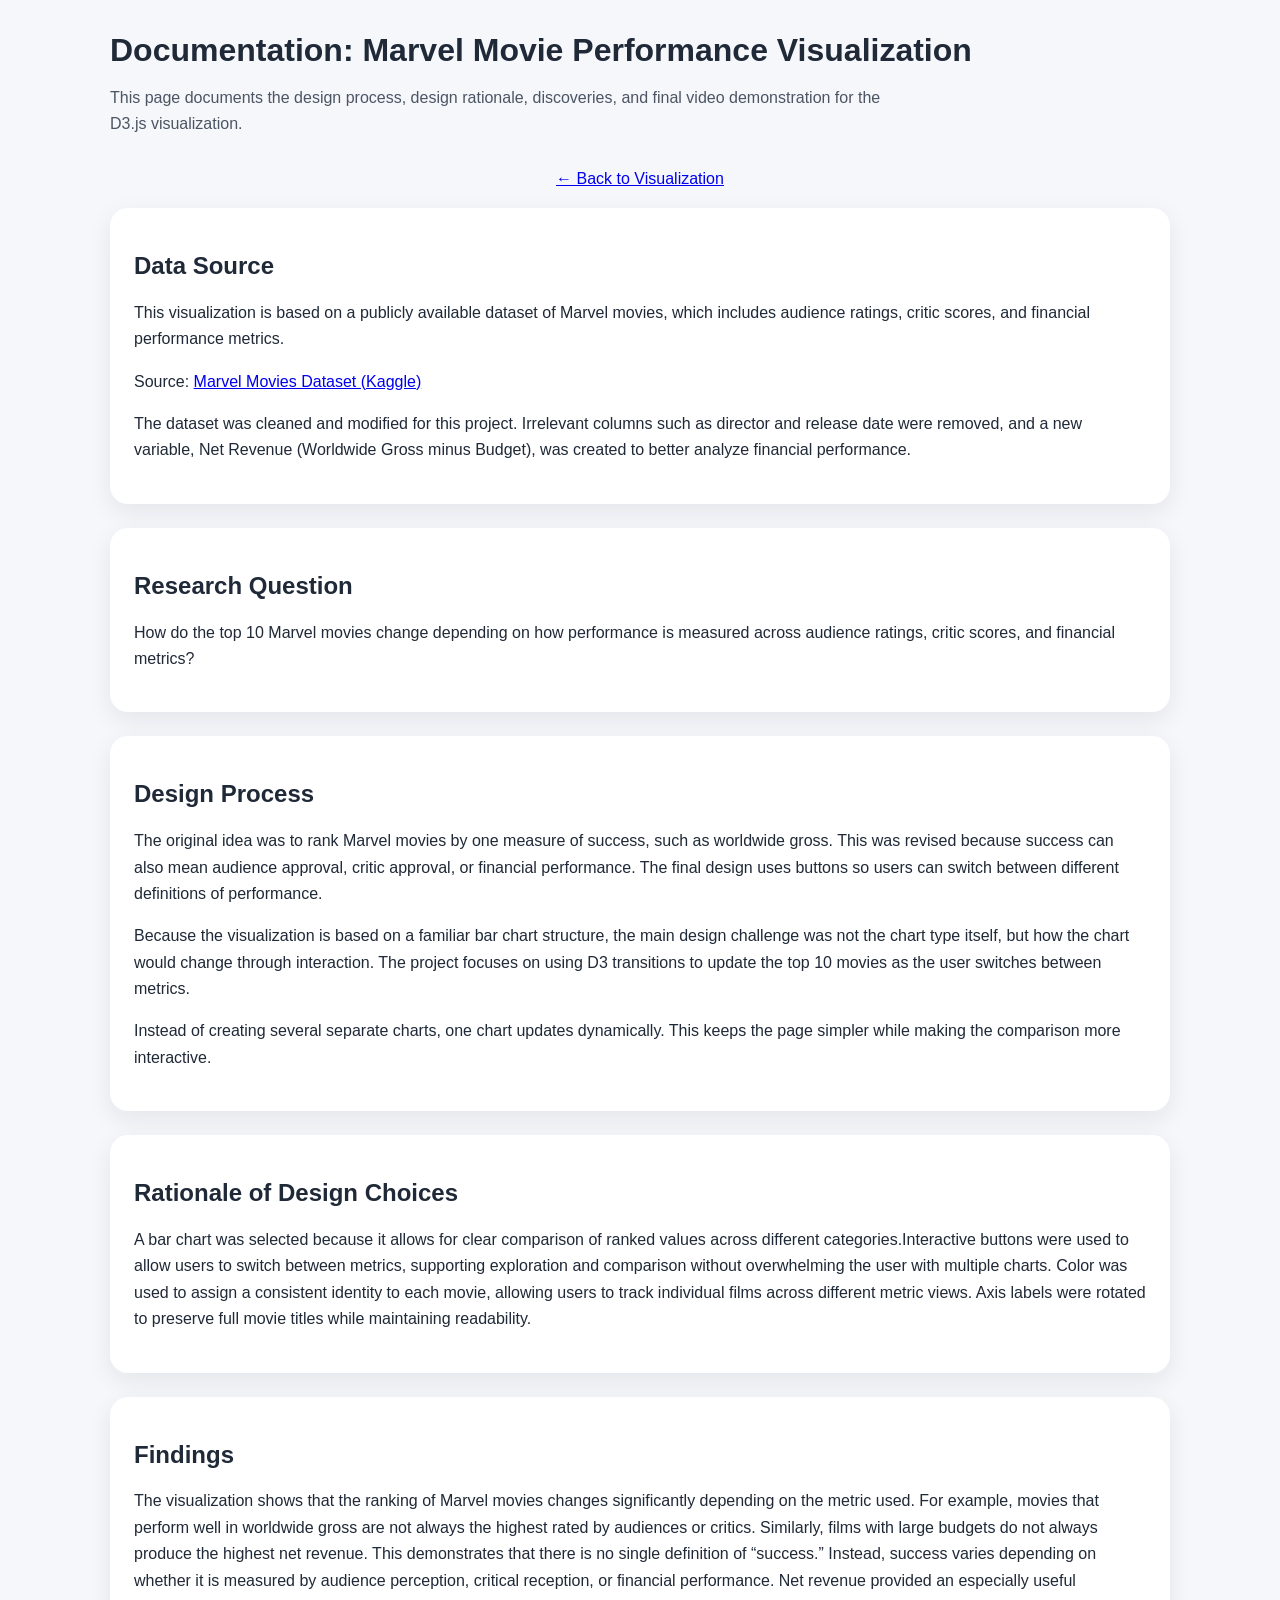
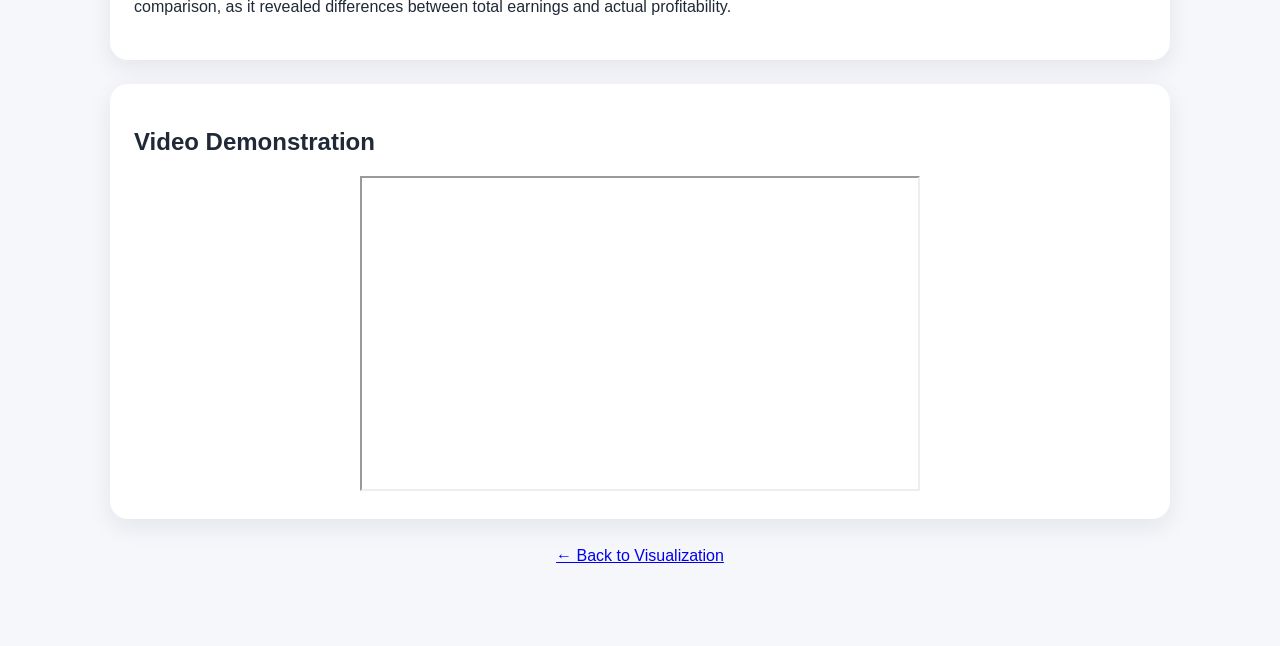
<file: documentation.html>
<!DOCTYPE html>
<html lang="en">

<head>
  <meta charset="UTF-8" />
  <meta name="viewport" content="width=device-width, initial-scale=1.0" />
  <title>Marvel Movie Performance Visualization Documentation</title>
  <link rel="stylesheet" href="css/style.css" />
</head>

<body>
  <main class="page documentation">
    <header class="hero">
      <h1>Documentation: Marvel Movie Performance Visualization</h1>
      <p>
        This page documents the design process, design rationale, discoveries,
        and final video demonstration for the D3.js visualization.
      </p>
    </header>

    <p style="text-align: center;">
      <a href="index.html">← Back to Visualization</a>
    </p>

    <section>
      <h2>Data Source</h2>
      <p>
        This visualization is based on a publicly available dataset of Marvel movies,
        which includes audience ratings, critic scores, and financial performance metrics.
      </p>
      <p>
        Source:
        <a href="https://www.kaggle.com/datasets/sarthakbharad/marvel-movies-dataset" target="_blank">
          Marvel Movies Dataset (Kaggle)
        </a>
      </p>
      <p>
        The dataset was cleaned and modified for this project. Irrelevant columns such as
        director and release date were removed, and a new variable, Net Revenue
        (Worldwide Gross minus Budget), was created to better analyze financial performance.
      </p>
    </section>

    <section>
      <h2>Research Question</h2>
      <p>
        How do the top 10 Marvel movies change depending on how performance
        is measured across audience ratings, critic scores, and financial metrics?
      </p>
    </section>

    <section>
      <h2>Design Process</h2>
      <p>
        The original idea was to rank Marvel movies by one measure of success,
        such as worldwide gross. This was revised because success can also mean
        audience approval, critic approval, or financial performance. The final
        design uses buttons so users can switch between different definitions of
        performance.
      </p>

      <p>
        Because the visualization is based on a familiar bar chart structure, the
        main design challenge was not the chart type itself, but how the chart would
        change through interaction. The project focuses on using D3 transitions to
        update the top 10 movies as the user switches between metrics.
      </p>

      <p>
        Instead of creating several separate charts, one chart updates dynamically.
        This keeps the page simpler while making the comparison more interactive.
      </p>
    </section>

    <section>
      <h2>Rationale of Design Choices</h2>
      <p>
        A bar chart was selected because it allows for clear comparison of ranked
        values across different categories.Interactive buttons were used to allow users
        to switch between metrics, supporting exploration and comparison without overwhelming
        the user with multiple charts.
        Color was used to assign a consistent identity to each movie, allowing users to track
        individual films across different metric views.
        Axis labels were rotated to preserve full movie titles while maintaining readability.
      </p>
    </section>

    <section>
      <h2>Findings</h2>
      <p>
        The visualization shows that the ranking of Marvel movies changes significantly
        depending on the metric used. For example, movies that perform well in worldwide gross
        are not always the highest rated by audiences or critics. Similarly, films with large
        budgets do not always produce the highest net revenue.
        This demonstrates that there is no single definition of “success.” Instead, success
        varies depending on whether it is measured by audience perception, critical reception,
        or financial performance. Net revenue provided an especially useful comparison,
        as it revealed differences between total earnings and actual profitability.
      </p>
    </section>

    <section>
      <h2>Video Demonstration</h2>

      <div style="text-align: center;">
        <iframe width="560" height="315" src="https://www.youtube.com/embed/tTA8mGZxQSE" title="YouTube video player"
          allowfullscreen>
        </iframe>
      </div>
    </section>

    <p style="text-align: center;">
      <a href="index.html">← Back to Visualization</a>
    </p>
  </main>
</body>

</html>
</file>
<file: css/style.css>
* {
  box-sizing: border-box;
}

body {
  margin: 0;
  font-family: Arial, Helvetica, sans-serif;
  background: #f6f7fb;
  color: #1f2937;
}

.page {
  max-width: 1100px;
  margin: 0 auto;
  padding: 32px 20px 60px;
}

.hero {
  margin-bottom: 28px;
}

.hero h1 {
  margin: 0 0 12px;
  font-size: 2rem;
  line-height: 1.15;
}

.hero p {
  max-width: 780px;
  font-size: 1rem;
  line-height: 1.6;
  color: #4b5563;
}

.controls {
  display: flex;
  flex-wrap: wrap;
  gap: 10px;
  margin-bottom: 22px;
}

.metric-button {
  border: 1px solid #cbd5e1;
  background: white;
  color: #1f2937;
  padding: 10px 14px;
  border-radius: 999px;
  cursor: pointer;
  font-size: 0.95rem;
}

.metric-button:hover,
.metric-button.active {
  background: #1f2937;
  color: white;
}

.chart-card,
.documentation section {
  background: white;
  border-radius: 18px;
  padding: 24px;
  box-shadow: 0 8px 24px rgba(15, 23, 42, 0.08);
  margin-bottom: 24px;
}

.chart-card h2 {
  margin-top: 0;
  font-size: 1.25rem;
}

#chart {
  width: 100%;
  overflow-x: auto;
}

/*.bar {
  fill: #334155;
}

.bar:hover {
  fill: #64748b;
}*/

.axis text {
  font-size: 12px;
}

.axis-label {
  font-size: 13px;
  fill: #374151;
}

.tooltip {
  position: absolute;
  pointer-events: none;
  background: #111827;
  color: white;
  padding: 10px 12px;
  border-radius: 10px;
  font-size: 0.9rem;
  line-height: 1.4;
  opacity: 0;
  transition: opacity 150ms ease;
  max-width: 260px;
}

.documentation p {
  line-height: 1.65;
}
</file>
